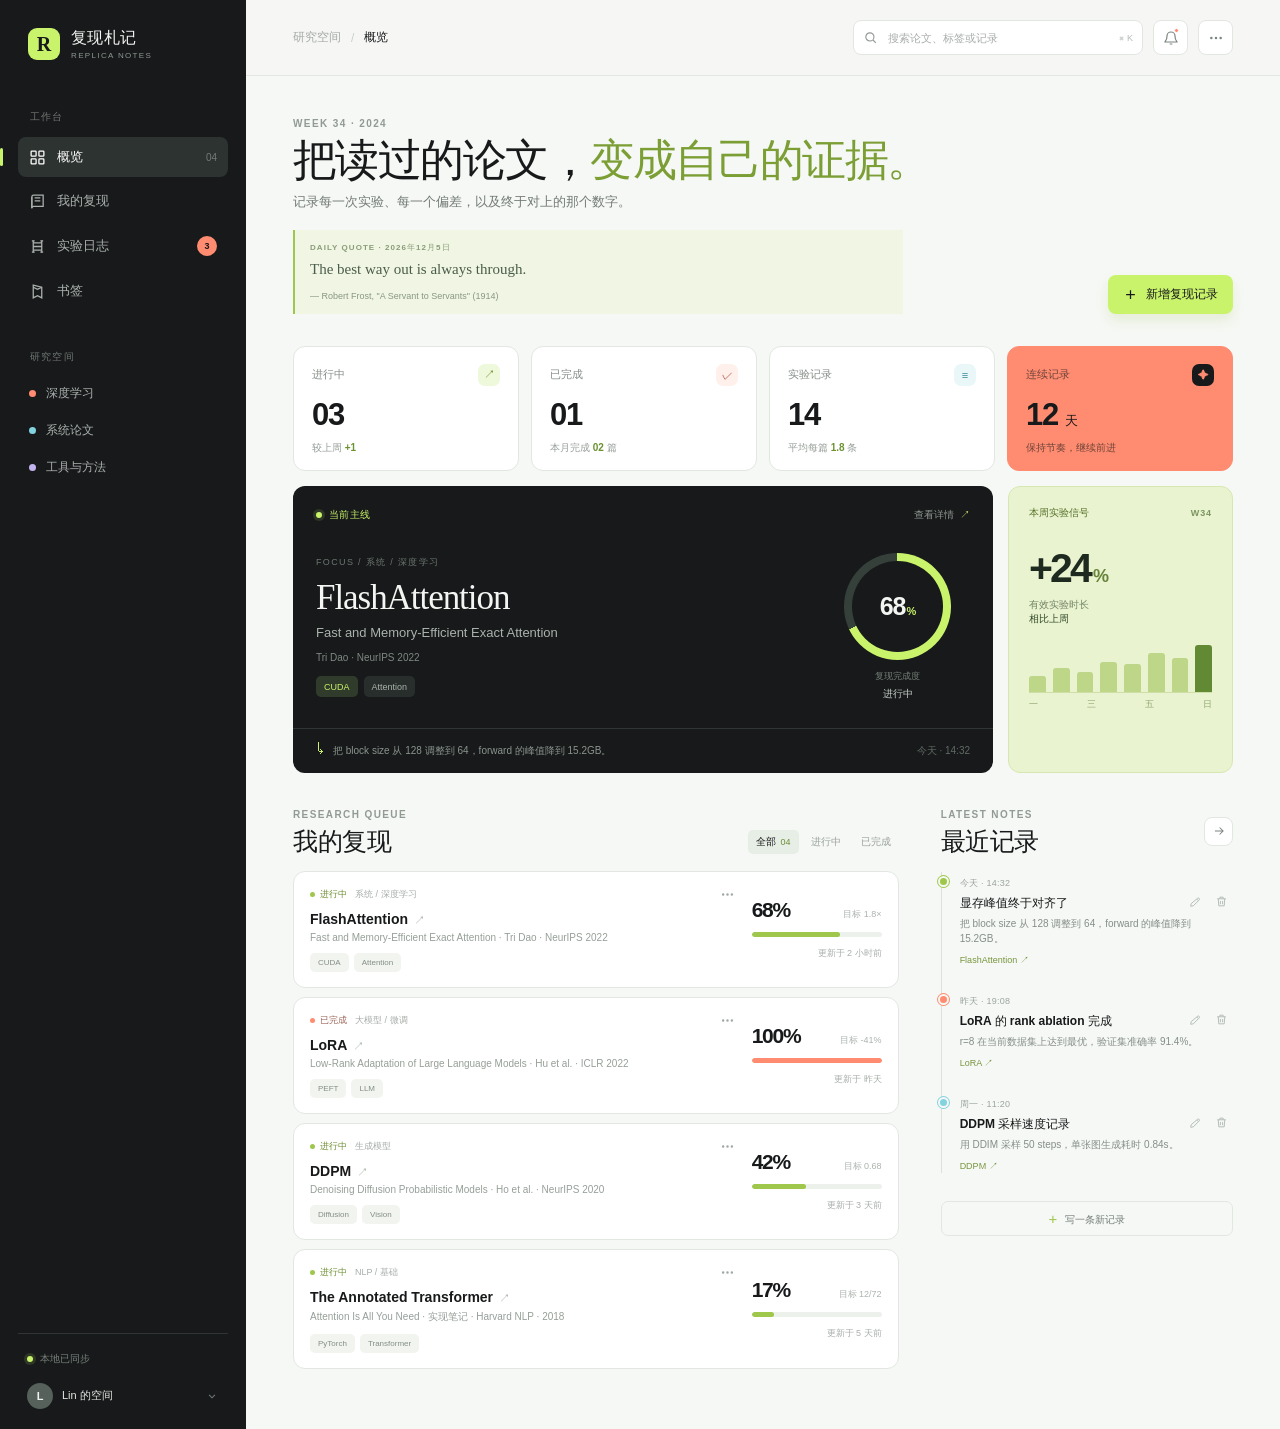
<file: index.html>
<!doctype html>
<html lang="zh-CN">
  <head>
    <meta charset="UTF-8" />
    <meta name="viewport" content="width=device-width, initial-scale=1.0" />
    <meta name="theme-color" content="#17191a" />
    <meta name="description" content="复现札记：记录论文复现进度、实验结果和研究笔记的个人工作台。" />
    <meta name="robots" content="index,follow" />
    <meta property="og:type" content="website" />
    <meta property="og:title" content="复现札记 · 研究进度工作台" />
    <meta property="og:description" content="把读过的论文，变成自己的证据。记录每一次实验与偏差。" />
    <meta name="twitter:card" content="summary" />
    <link rel="manifest" href="manifest.webmanifest" />
    <title>复现札记 · 研究进度工作台</title>
    <link rel="stylesheet" href="styles.css" />
  </head>
  <body>
    <div class="app-shell">
      <aside class="sidebar">
        <div class="brand-lockup">
          <div class="brand-mark" aria-hidden="true">R</div>
          <div>
            <p class="brand-name">复现札记</p>
            <p class="brand-subtitle">REPLICA NOTES</p>
          </div>
        </div>

        <div class="sidebar-label">工作台</div>
        <nav class="primary-nav" aria-label="主导航">
          <a class="nav-item active" href="#overviewSection" data-nav-target="overviewSection">
            <span class="nav-icon" aria-hidden="true">
              <svg viewBox="0 0 24 24" fill="none" stroke="currentColor" stroke-width="1.8"><rect x="3" y="3" width="7" height="7" rx="1"/><rect x="14" y="3" width="7" height="7" rx="1"/><rect x="3" y="14" width="7" height="7" rx="1"/><rect x="14" y="14" width="7" height="7" rx="1"/></svg>
            </span>
            <span>概览</span>
            <span class="nav-count">04</span>
          </a>
          <a class="nav-item" href="#projectsSection" data-nav-target="projectsSection">
            <span class="nav-icon" aria-hidden="true">
              <svg viewBox="0 0 24 24" fill="none" stroke="currentColor" stroke-width="1.8"><path d="M4 5.5A2.5 2.5 0 0 1 6.5 3H20v16H6.5A2.5 2.5 0 0 0 4 21.5v-16Z"/><path d="M4 5.5v16M8 7h8M8 11h8"/></svg>
            </span>
            <span>我的复现</span>
          </a>
          <a class="nav-item" href="#activitySection" data-nav-target="activitySection">
            <span class="nav-icon" aria-hidden="true">
              <svg viewBox="0 0 24 24" fill="none" stroke="currentColor" stroke-width="1.8"><path d="M6 4v16M18 4v16M6 7h12M6 12h12M6 17h12"/><path d="M4 4h4M16 4h4M4 20h4M16 20h4"/></svg>
            </span>
            <span>实验日志</span>
            <span class="nav-count new">3</span>
          </a>
          <a class="nav-item" href="#bookmarks" data-action="bookmarks">
            <span class="nav-icon" aria-hidden="true">
              <svg viewBox="0 0 24 24" fill="none" stroke="currentColor" stroke-width="1.8"><path d="m6 3 12 3v15l-6-3-6 3V3Z"/><path d="m6 6 6 3 6-3"/></svg>
            </span>
            <span>书签</span>
          </a>
        </nav>

        <div class="sidebar-label space-label">研究空间</div>
        <div class="space-list">
          <button class="space-item" type="button" data-space="deep"><span class="space-dot coral"></span>深度学习</button>
          <button class="space-item" type="button" data-space="systems"><span class="space-dot sky"></span>系统论文</button>
          <button class="space-item" type="button" data-space="tools"><span class="space-dot violet"></span>工具与方法</button>
        </div>

        <div class="sidebar-footer">
          <div class="sync-status"><span class="sync-dot"></span><span>本地已同步</span></div>
          <button class="profile-chip" id="profileButton" type="button" title="打开个人设置">
            <span class="avatar">L</span>
            <span class="profile-name">Lin 的空间</span>
            <svg class="chevron" viewBox="0 0 24 24" fill="none" stroke="currentColor" stroke-width="1.8"><path d="m7 10 5 5 5-5"/></svg>
          </button>
        </div>
      </aside>

      <main class="main-content">
        <header class="topbar">
          <div class="breadcrumbs"><span>研究空间</span><span class="slash">/</span><strong>概览</strong></div>
          <div class="topbar-actions">
            <label class="search-box" for="searchInput">
              <svg viewBox="0 0 24 24" fill="none" stroke="currentColor" stroke-width="1.8"><circle cx="11" cy="11" r="6.5"/><path d="m16 16 4.5 4.5"/></svg>
              <input id="searchInput" type="search" placeholder="搜索论文、标签或记录" autocomplete="off" />
              <span class="shortcut">⌘ K</span>
            </label>
            <button class="icon-button notification-button" id="notificationButton" type="button" title="查看通知" aria-label="查看通知">
              <svg viewBox="0 0 24 24" fill="none" stroke="currentColor" stroke-width="1.8"><path d="M18 9a6 6 0 0 0-12 0c0 7-3 7-3 9h18c0-2-3-2-3-9ZM10 21h4"/></svg>
              <span class="notification-dot"></span>
            </button>
            <button class="icon-button" id="moreButton" type="button" title="更多选项" aria-label="更多选项">
              <svg viewBox="0 0 24 24" fill="none" stroke="currentColor" stroke-width="1.8"><circle cx="5" cy="12" r="1"/><circle cx="12" cy="12" r="1"/><circle cx="19" cy="12" r="1"/></svg>
            </button>
          </div>
        </header>

        <div class="content-wrap">
          <section class="page-intro" id="overviewSection">
            <div>
              <p class="eyebrow">WEEK 34 · 2024</p>
              <h1>把读过的论文，<em>变成自己的证据。</em></h1>
              <p class="intro-copy">记录每一次实验、每一个偏差，以及终于对上的那个数字。</p>
              <div class="daily-quote" id="dailyQuote">
                <p class="daily-quote-label">DAILY QUOTE · <span id="dailyQuoteDate">TODAY</span></p>
                <blockquote id="dailyQuoteText">千里之行，始于足下。</blockquote>
                <cite id="dailyQuoteSource">— 老子，《道德经》第六十四章</cite>
              </div>
            </div>
            <button class="primary-button" id="openModalButton" type="button">
              <svg viewBox="0 0 24 24" fill="none" stroke="currentColor" stroke-width="2"><path d="M12 5v14M5 12h14"/></svg>
              <span>新增复现记录</span>
            </button>
          </section>

          <section class="stats-grid" aria-label="复现概览">
            <article class="stat-card">
              <div class="stat-top"><span class="stat-label">进行中</span><span class="stat-mark lime">↗</span></div>
              <strong class="stat-value" id="activeCount">03</strong>
              <span class="stat-foot">较上周 <b>+1</b></span>
            </article>
            <article class="stat-card">
              <div class="stat-top"><span class="stat-label">已完成</span><span class="stat-mark coral">✓</span></div>
              <strong class="stat-value" id="completedCount">08</strong>
              <span class="stat-foot">本月完成 <b>02</b> 篇</span>
            </article>
            <article class="stat-card">
              <div class="stat-top"><span class="stat-label">实验记录</span><span class="stat-mark sky">≡</span></div>
              <strong class="stat-value" id="noteCount">14</strong>
              <span class="stat-foot">平均每篇 <b>1.8</b> 条</span>
            </article>
            <article class="stat-card accent-card">
              <div class="stat-top"><span class="stat-label">连续记录</span><span class="stat-mark dark">✦</span></div>
              <strong class="stat-value">12 <small>天</small></strong>
              <span class="stat-foot">保持节奏，继续前进</span>
            </article>
          </section>

          <section class="focus-grid">
            <article class="focus-card">
              <div class="focus-head">
                <div class="status-pill"><span class="status-dot"></span>当前主线</div>
                <button class="text-button" id="focusDetailsButton" type="button">查看详情 <span>↗</span></button>
              </div>
              <div class="focus-body">
                <div class="focus-copy">
                  <p class="focus-kicker" id="focusKicker">FOCUS / SYSTEMS · DEEP LEARNING</p>
                  <h2 id="focusTitle">FlashAttention</h2>
                  <p class="focus-title" id="focusSubtitle">Fast and Memory-Efficient Exact Attention with IO-Awareness</p>
                  <p class="focus-author" id="focusAuthor">Tri Dao · Daniel Y. Fu · Stefano Ermon</p>
                  <div class="tag-row" id="focusTags"><span class="tag dark-tag">CUDA</span><span class="tag">Attention</span><span class="tag">NeurIPS 2022</span></div>
                </div>
                <div class="focus-progress">
                  <div class="ring" id="focusRing" aria-label="完成度 68%"><span id="focusProgressText">68<small>%</small></span></div>
                  <div class="progress-caption"><span>复现完成度</span><strong id="focusEta">进行中</strong></div>
                </div>
              </div>
              <div class="focus-note"><span class="note-icon">↳</span><p id="focusNoteText">正在对齐 backward kernel，显存峰值比论文报告高出 12%。</p><time id="focusNoteTime">2 小时前</time></div>
            </article>
            <aside class="signal-card">
              <div class="signal-head"><span>本周实验信号</span><span class="signal-period">W34</span></div>
              <div class="signal-number">+24<span>%</span></div>
              <p>有效实验时长<br /><strong>相比上周</strong></p>
              <div class="mini-chart" aria-hidden="true">
                <span style="height: 32%"></span><span style="height: 48%"></span><span style="height: 41%"></span><span style="height: 62%"></span><span style="height: 57%"></span><span style="height: 80%"></span><span style="height: 69%"></span><span class="today" style="height: 96%"></span>
              </div>
              <div class="chart-labels"><span>一</span><span>三</span><span>五</span><span>日</span></div>
            </aside>
          </section>

          <section class="content-grid" id="projectsSection">
            <div class="projects-panel">
              <div class="section-heading">
                <div><p class="eyebrow">RESEARCH QUEUE</p><h2>我的复现</h2></div>
                <div class="filter-tabs" role="tablist" aria-label="筛选复现状态">
                  <button class="filter-tab active" data-filter="all" type="button">全部 <span id="allCount">04</span></button>
                  <button class="filter-tab" data-filter="进行中" type="button">进行中</button>
                  <button class="filter-tab" data-filter="已完成" type="button">已完成</button>
                </div>
              </div>
              <div class="project-list" id="projectsList"></div>
              <div class="empty-state" id="emptyState" hidden>没有匹配的复现记录，试试换个关键词。</div>
            </div>

            <aside class="activity-panel" id="activitySection">
              <div class="section-heading compact"><div><p class="eyebrow">LATEST NOTES</p><h2>最近记录</h2></div><button class="icon-button small" id="viewActivityButton" type="button" title="查看全部记录" aria-label="查看全部记录"><svg viewBox="0 0 24 24" fill="none" stroke="currentColor" stroke-width="1.8"><path d="M5 12h13M13 6l6 6-6 6"/></svg></button></div>
              <div class="activity-list" id="activityList"></div>
              <button class="outline-button" id="openModalButtonSecondary" type="button"><span>+</span> 写一条新记录</button>
            </aside>
          </section>
        </div>
      </main>
    </div>

    <dialog class="update-dialog" id="updateModal">
      <form method="dialog" id="updateForm">
        <div class="dialog-head"><div><p class="eyebrow">NEW RESEARCH NOTE</p><h2>记录一次复现进展</h2></div><button class="icon-button" id="closeModalButton" type="button" title="关闭" aria-label="关闭"><svg viewBox="0 0 24 24" fill="none" stroke="currentColor" stroke-width="1.8"><path d="m6 6 12 12M18 6 6 18"/></svg></button></div>
        <div class="form-grid">
          <label class="field full"><span>论文 / 项目</span><input name="project" type="text" placeholder="例如：FlashAttention" required /></label>
          <label class="field"><span>当前状态</span><select name="status"><option>进行中</option><option>已完成</option></select></label>
          <label class="field"><span>完成度 <output id="progressOutput">50%</output></span><input name="progress" id="progressInput" type="range" min="0" max="100" value="50" /></label>
          <label class="field full"><span>这次有什么发现？</span><textarea name="note" rows="4" placeholder="记录关键数字、偏差或下一步计划…" required></textarea></label>
        </div>
        <div class="dialog-actions"><button class="ghost-button" id="cancelModalButton" type="button">取消</button><button class="primary-button" type="submit"><svg viewBox="0 0 24 24" fill="none" stroke="currentColor" stroke-width="2"><path d="m5 12 4 4L19 6"/></svg>保存记录</button></div>
      </form>
    </dialog>

    <dialog class="info-dialog" id="infoModal">
      <div class="dialog-head"><div><p class="eyebrow" id="infoEyebrow">REPLICA NOTES</p><h2 id="infoTitle">研究信息</h2></div><button class="icon-button" id="closeInfoButton" type="button" title="关闭" aria-label="关闭"><svg viewBox="0 0 24 24" fill="none" stroke="currentColor" stroke-width="1.8"><path d="m6 6 12 12M18 6 6 18"/></svg></button></div>
      <div class="info-body" id="infoBody"></div>
      <div class="dialog-actions"><button class="ghost-button" id="dismissInfoButton" type="button">知道了</button><a class="primary-button info-link" id="infoLink" href="#" target="_blank" rel="noopener" hidden>打开论文 <span>↗</span></a></div>
    </dialog>

    <dialog class="info-dialog" id="detailsModal">
      <div class="dialog-head"><div><p class="eyebrow">PROJECT DETAIL</p><h2 id="detailsTitle">FlashAttention</h2></div><button class="icon-button" id="closeDetailsButton" type="button" title="关闭" aria-label="关闭"><svg viewBox="0 0 24 24" fill="none" stroke="currentColor" stroke-width="1.8"><path d="m6 6 12 12M18 6 6 18"/></svg></button></div>
      <div class="detail-summary" id="detailsBody"></div>
      <div class="dialog-actions"><button class="ghost-button" id="dismissDetailsButton" type="button">关闭</button><a class="primary-button info-link" id="detailsLink" href="#" target="_blank" rel="noopener">阅读原文 <span>↗</span></a></div>
    </dialog>

    <dialog class="info-dialog rename-dialog" id="renameModal">
      <form method="dialog" id="renameForm">
        <div class="dialog-head"><div><p class="eyebrow">PROJECT SETTINGS</p><h2>重命名项目</h2></div><button class="icon-button" id="closeRenameButton" type="button" title="关闭" aria-label="关闭"><svg viewBox="0 0 24 24" fill="none" stroke="currentColor" stroke-width="1.8"><path d="m6 6 12 12M18 6 6 18"/></svg></button></div>
        <label class="field full"><span>项目名称</span><input id="renameInput" type="text" maxlength="80" autocomplete="off" required /></label>
        <p class="rename-hint">名称会同步到项目日志和最近记录，已有实验内容不会改变。</p>
        <div class="dialog-actions"><button class="ghost-button" id="cancelRenameButton" type="button">取消</button><button class="primary-button" type="submit">保存名称</button></div>
      </form>
    </dialog>

    <dialog class="info-dialog activity-edit-dialog" id="activityEditModal">
      <form method="dialog" id="activityEditForm">
        <div class="dialog-head"><div><p class="eyebrow">EDIT FIELD NOTE</p><h2>编辑最近记录</h2></div><button class="icon-button" id="closeActivityEditButton" type="button" title="关闭" aria-label="关闭"><svg viewBox="0 0 24 24" fill="none" stroke="currentColor" stroke-width="1.8"><path d="m6 6 12 12M18 6 6 18"/></svg></button></div>
        <label class="field full"><span>记录标题</span><input id="activityTitleInput" type="text" maxlength="100" required /></label>
        <label class="field full activity-body-field"><span>记录内容</span><textarea id="activityBodyInput" rows="6" maxlength="1000" required></textarea></label>
        <p class="rename-hint">修改后会立即同步到首页的最近记录和当前主线摘要。</p>
        <div class="dialog-actions"><button class="ghost-button" id="cancelActivityEditButton" type="button">取消</button><button class="primary-button" type="submit">保存修改</button></div>
      </form>
    </dialog>

    <div class="toast" id="toast" role="status" aria-live="polite">记录已保存</div>
    <script src="app.js"></script>
  </body>
</html>
</file>
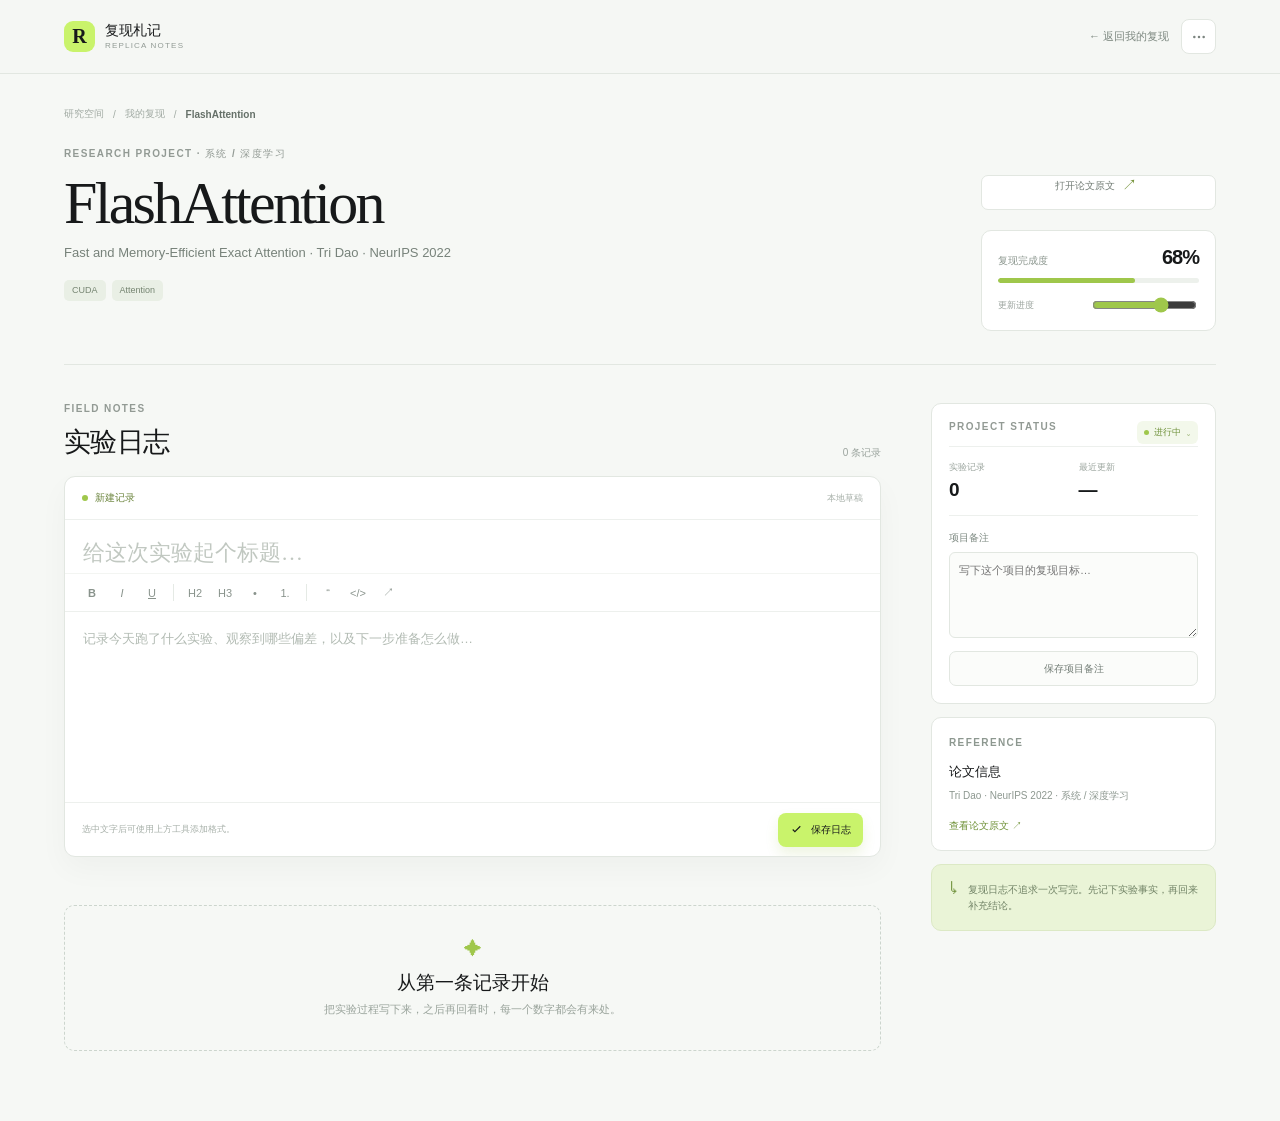
<file: project.html>
<!doctype html>
<html lang="zh-CN">
  <head>
    <meta charset="UTF-8" />
    <meta name="viewport" content="width=device-width, initial-scale=1.0" />
    <meta name="theme-color" content="#17191a" />
    <meta name="description" content="论文复现项目日志：记录实验过程、结果、偏差和下一步计划。" />
    <title>项目日志 · 复现札记</title>
    <link rel="stylesheet" href="styles.css" />
    <link rel="stylesheet" href="project.css" />
  </head>
  <body class="project-page">
    <div class="project-shell">
      <header class="project-topbar">
        <a class="project-brand" href="index.html" aria-label="返回复现札记概览"><span class="brand-mark">R</span><span><strong>复现札记</strong><small>REPLICA NOTES</small></span></a>
        <div class="project-top-actions"><a class="back-link" href="index.html#projectsSection">← 返回我的复现</a><button class="icon-button" id="projectMenuButton" type="button" title="更多操作" aria-label="更多操作"><svg viewBox="0 0 24 24" fill="none" stroke="currentColor" stroke-width="1.8"><circle cx="5" cy="12" r="1"/><circle cx="12" cy="12" r="1"/><circle cx="19" cy="12" r="1"/></svg></button></div>
      </header>

      <main class="project-main-wrap">
        <div class="project-breadcrumb"><a href="index.html">研究空间</a><span>/</span><a href="index.html#projectsSection">我的复现</a><span>/</span><strong id="breadcrumbTitle">项目日志</strong></div>
        <section class="project-hero">
          <div class="project-hero-copy"><p class="eyebrow">RESEARCH PROJECT · <span id="heroArea">SYSTEMS</span></p><h1 id="projectTitle">项目日志</h1><p class="hero-subtitle" id="projectSubtitle">正在加载项目资料…</p><div class="hero-tags" id="projectTags"></div></div>
          <div class="project-hero-side"><a class="outline-button paper-link" id="paperLink" href="#" target="_blank" rel="noopener">打开论文原文 <span>↗</span></a><div class="hero-progress"><div class="hero-progress-top"><span>复现完成度</span><strong id="progressValue">0%</strong></div><div class="progress-track"><div class="progress-fill" id="progressFill"></div></div><label class="hero-progress-edit">更新进度 <input id="progressSlider" type="range" min="0" max="100" value="0" /></label></div></div>
        </section>

        <div class="project-layout">
          <section class="log-column">
            <div class="log-heading"><div><p class="eyebrow">FIELD NOTES</p><h2>实验日志</h2></div><span class="log-count" id="logCount">0 条记录</span></div>
            <article class="composer-card">
              <div class="composer-top"><span class="compose-status"><span class="status-dot"></span>新建记录</span><span class="autosave-status" id="autosaveStatus">本地草稿</span></div>
              <input class="log-title-input" id="logTitle" type="text" placeholder="给这次实验起个标题…" autocomplete="off" />
              <div class="format-toolbar" role="toolbar" aria-label="文本格式">
                <button type="button" data-command="bold" title="粗体"><strong>B</strong></button><button type="button" data-command="italic" title="斜体"><em>I</em></button><button type="button" data-command="underline" title="下划线"><u>U</u></button><span class="toolbar-divider"></span><button type="button" data-block="h2" title="小标题">H2</button><button type="button" data-block="h3" title="三级标题">H3</button><button type="button" data-command="insertUnorderedList" title="项目符号">•</button><button type="button" data-command="insertOrderedList" title="编号列表">1.</button><span class="toolbar-divider"></span><button type="button" data-command="formatBlock" data-value="blockquote" title="引用">“</button><button type="button" data-command="formatBlock" data-value="pre" title="代码块">&lt;/&gt;</button><button type="button" id="addLinkButton" title="插入链接">↗</button>
              </div>
              <div class="editor-wrap"><div id="logEditor" class="log-editor" contenteditable="true" data-placeholder="记录今天跑了什么实验、观察到哪些偏差，以及下一步准备怎么做…"></div></div>
              <div class="composer-bottom"><span class="editor-hint">选中文字后可使用上方工具添加格式。</span><button class="primary-button save-log-button" id="saveLogButton" type="button"><svg viewBox="0 0 24 24" fill="none" stroke="currentColor" stroke-width="2"><path d="m5 12 4 4L19 6"/></svg>保存日志</button></div>
            </article>
            <div class="timeline" id="timeline"></div>
            <div class="timeline-empty" id="timelineEmpty"><span>✦</span><h3>从第一条记录开始</h3><p>把实验过程写下来，之后再回看时，每一个数字都会有来处。</p></div>
          </section>

          <aside class="project-sidebar">
            <section class="side-panel"><div class="side-panel-head"><p class="eyebrow">PROJECT STATUS</p><button class="status-select-button" id="statusButton" type="button"><span class="status-dot"></span><span id="projectStatus">进行中</span><span>⌄</span></button></div><div class="side-metrics"><div><span>实验记录</span><strong id="sideLogCount">0</strong></div><div><span>最近更新</span><strong id="lastUpdated">—</strong></div></div><label class="side-field"><span>项目备注</span><textarea id="projectNote" rows="4" placeholder="写下这个项目的复现目标…"></textarea></label><button class="outline-button full-button" id="saveProjectNote" type="button">保存项目备注</button></section>
            <section class="side-panel references-panel"><p class="eyebrow">REFERENCE</p><h3>论文信息</h3><p id="paperMeta">—</p><a class="reference-link" id="referenceLink" href="#" target="_blank" rel="noopener">查看论文原文 ↗</a></section>
            <section class="side-panel tip-panel"><span class="tip-icon">↳</span><p>复现日志不追求一次写完。先记下实验事实，再回来补充结论。</p></section>
          </aside>
        </div>
      </main>
    </div>
    <dialog class="info-dialog rename-dialog" id="projectRenameModal">
      <form method="dialog" id="projectRenameForm">
        <div class="dialog-head"><div><p class="eyebrow">PROJECT SETTINGS</p><h2>重命名项目</h2></div><button class="icon-button" id="closeProjectRename" type="button" title="关闭" aria-label="关闭"><svg viewBox="0 0 24 24" fill="none" stroke="currentColor" stroke-width="1.8"><path d="m6 6 12 12M18 6 6 18"/></svg></button></div>
        <label class="field full"><span>项目名称</span><input id="projectRenameInput" type="text" maxlength="80" autocomplete="off" required /></label>
        <p class="rename-hint">名称会同步回概览页，已有实验日志不会改变。</p>
        <div class="dialog-actions"><button class="ghost-button" id="cancelProjectRename" type="button">取消</button><button class="primary-button" type="submit">保存名称</button></div>
      </form>
    </dialog>
    <div class="toast" id="projectToast" role="status" aria-live="polite">已保存</div>
    <script src="project.js"></script>
  </body>
</html>
</file>
<file: styles.css>
:root {
  --ink: #17191a;
  --muted: #7d8380;
  --muted-2: #a5aaa7;
  --line: #e2e7e1;
  --paper: #f6f8f5;
  --card: #ffffff;
  --lime: #c9f36b;
  --lime-deep: #9fc74b;
  --coral: #ff8c70;
  --sky: #83d2df;
  --violet: #c2b3ef;
  --shadow: 0 18px 40px rgba(24, 32, 28, .07);
  --radius: 12px;
  font-family: Inter, ui-sans-serif, -apple-system, BlinkMacSystemFont, "Segoe UI", "PingFang SC", "Hiragino Sans GB", "Microsoft YaHei", sans-serif;
  color: var(--ink);
  background: var(--paper);
  font-synthesis: none;
}

* { box-sizing: border-box; }
html, body { margin: 0; min-height: 100%; background: var(--paper); }
body { min-width: 320px; }
button, input, select, textarea { font: inherit; }
button { cursor: pointer; }

.app-shell { min-height: 100vh; display: flex; }
.sidebar { width: 246px; background: var(--ink); color: #f5f6f4; padding: 28px 18px 20px; display: flex; flex-direction: column; flex-shrink: 0; }
.brand-lockup { display: flex; gap: 11px; align-items: center; padding: 0 10px; }
.brand-mark { width: 32px; height: 32px; border-radius: 9px; background: var(--lime); color: var(--ink); display: grid; place-items: center; font-family: Georgia, serif; font-size: 20px; font-weight: 700; }
.brand-name { margin: 0; font-size: 16px; letter-spacing: .02em; font-weight: 720; }
.brand-subtitle { margin: 2px 0 0; color: #8f9893; font-size: 8px; letter-spacing: .17em; }
.sidebar-label { margin: 50px 12px 13px; color: #6f7772; font-size: 10px; font-weight: 700; letter-spacing: .12em; text-transform: uppercase; }
.space-label { margin-top: 39px; }
.primary-nav, .space-list { display: grid; gap: 4px; }
.nav-item { text-decoration: none; }
.nav-item { position: relative; border: 0; background: transparent; color: #aab1ad; width: 100%; display: flex; align-items: center; gap: 11px; text-align: left; padding: 11px 11px; border-radius: 8px; font-size: 13px; transition: .2s ease; }
.nav-item:hover { background: #252a29; color: #edf0ed; }
.nav-item.active { background: #2d3330; color: #fff; }
.nav-item.active::before { content: ""; width: 3px; height: 18px; border-radius: 3px; background: var(--lime); position: absolute; left: -18px; }
.nav-icon { display: grid; place-items: center; width: 17px; height: 17px; }
.nav-icon svg { width: 17px; height: 17px; }
.nav-count { margin-left: auto; font-size: 10px; color: #727b76; }
.nav-count.new { width: 20px; height: 20px; border-radius: 50%; display: grid; place-items: center; color: var(--ink); background: var(--coral); font-size: 9px; font-weight: 700; }
.space-item { border: 0; color: #aab1ad; background: transparent; text-align: left; padding: 8px 11px; font-size: 12px; display: flex; align-items: center; gap: 10px; border-radius: 8px; }
.space-item:hover { background: #252a29; }
.space-item.selected { background: #303b2b; color: var(--lime); }
.space-dot { width: 7px; height: 7px; border-radius: 50%; background: var(--coral); }
.space-dot.sky { background: var(--sky); }
.space-dot.violet { background: var(--violet); }
.sidebar-footer { margin-top: auto; padding: 18px 9px 0; border-top: 1px solid #2f3532; }
.sync-status { display: flex; align-items: center; gap: 7px; color: #78817b; font-size: 10px; margin-bottom: 17px; }
.sync-dot { width: 6px; height: 6px; background: var(--lime); border-radius: 50%; box-shadow: 0 0 0 3px rgba(201,243,107,.13); }
.profile-chip { width: 100%; border: 0; padding: 0; color: #e4e8e4; background: transparent; display: flex; align-items: center; gap: 9px; text-align: left; }
.avatar { width: 26px; height: 26px; border-radius: 50%; display: grid; place-items: center; background: #56615b; color: #eef4ed; font-size: 11px; font-weight: 700; }
.profile-name { font-size: 11px; }
.chevron { width: 14px; height: 14px; margin-left: auto; color: #737c76; }

.main-content { min-width: 0; flex: 1; }
.topbar { height: 76px; padding: 0 47px; border-bottom: 1px solid var(--line); display: flex; align-items: center; justify-content: space-between; gap: 24px; background: rgba(246,248,245,.88); }
.breadcrumbs { display: flex; align-items: center; gap: 10px; color: var(--muted-2); font-size: 12px; }
.breadcrumbs strong { color: var(--ink); font-weight: 650; }
.slash { color: #c9cfca; }
.topbar-actions { display: flex; align-items: center; gap: 10px; }
.search-box { width: min(290px, 30vw); height: 35px; background: #fff; border: 1px solid var(--line); border-radius: 8px; display: flex; align-items: center; gap: 8px; padding: 0 9px; color: #929994; }
.search-box svg { width: 15px; height: 15px; flex: 0 0 auto; }
.search-box input { min-width: 0; flex: 1; border: 0; outline: 0; color: var(--ink); font-size: 11px; background: transparent; }
.search-box input::placeholder { color: #a8aeaa; }
.shortcut { color: #b5bbb6; font-size: 9px; white-space: nowrap; }
.icon-button { width: 35px; height: 35px; position: relative; border: 1px solid var(--line); border-radius: 8px; display: grid; place-items: center; background: #fff; color: #7c8580; transition: .2s ease; }
.icon-button:hover { color: var(--ink); border-color: #b9c0ba; }
.icon-button svg { width: 16px; height: 16px; }
.icon-button.small { width: 29px; height: 29px; }
.icon-button.small svg { width: 14px; height: 14px; }
.notification-dot { position: absolute; width: 5px; height: 5px; right: 8px; top: 7px; border-radius: 50%; background: var(--coral); border: 1px solid white; }

.content-wrap { max-width: 1400px; padding: 42px 47px 60px; margin: 0 auto; }
.page-intro { display: flex; align-items: flex-end; justify-content: space-between; gap: 28px; margin-bottom: 32px; }
.eyebrow { margin: 0 0 10px; color: #929a94; font-size: 10px; letter-spacing: .14em; font-weight: 750; }
h1, h2, p { margin-top: 0; }
h1 { max-width: 680px; margin-bottom: 11px; font-family: Georgia, "Times New Roman", serif; font-size: clamp(34px, 4vw, 54px); line-height: .98; letter-spacing: -.035em; font-weight: 500; }
h1 em { color: #7b9e35; font-style: normal; }
.page-intro h1 { max-width: none; font-size: clamp(37px, 3.45vw, 48px); white-space: nowrap; }
.intro-copy { margin-bottom: 0; color: #737b76; font-size: 13px; }
.daily-quote { max-width: 610px; margin-top: 19px; padding: 12px 15px 11px; border-left: 2px solid var(--lime-deep); background: rgba(233,243,207,.48); }
.daily-quote-label { margin: 0 0 6px; color: #8b9c79; font-size: 8px; font-weight: 750; letter-spacing: .13em; }
.daily-quote blockquote { margin: 0 0 5px; color: #4c5c4a; font-family: Georgia, serif; font-size: 15px; line-height: 1.35; }
.daily-quote cite { color: #899783; font-size: 9px; font-style: normal; }
.primary-button { border: 0; color: var(--ink); background: var(--lime); border-radius: 8px; height: 39px; display: inline-flex; align-items: center; gap: 8px; padding: 0 15px; font-size: 12px; font-weight: 750; white-space: nowrap; box-shadow: 0 7px 13px rgba(135, 177, 41, .14); transition: .2s ease; }
.primary-button:hover { background: #d7fa82; transform: translateY(-1px); }
.primary-button svg { width: 15px; height: 15px; }

.stats-grid { display: grid; grid-template-columns: repeat(4, minmax(0, 1fr)); gap: 12px; margin-bottom: 15px; }
.stat-card { background: var(--card); border: 1px solid var(--line); border-radius: var(--radius); padding: 17px 18px 15px; min-height: 120px; }
.accent-card { background: var(--coral); border-color: var(--coral); color: var(--ink); }
.stat-top { display: flex; align-items: center; justify-content: space-between; }
.stat-label { font-size: 11px; color: #858d87; }
.accent-card .stat-label, .accent-card .stat-foot { color: rgba(23,25,26,.62); }
.stat-mark { width: 22px; height: 22px; border-radius: 7px; display: grid; place-items: center; font-size: 11px; font-weight: 700; }
.stat-mark.lime { color: #668622; background: #eef8da; }
.stat-mark.coral { color: #a84630; background: #fff0eb; }
.stat-mark.sky { color: #3f8e9c; background: #e9f7f8; }
.stat-mark.dark { color: var(--coral); background: var(--ink); }
.stat-value { display: block; margin-top: 13px; font-size: 31px; line-height: 1; font-weight: 650; letter-spacing: -.04em; }
.stat-value small { font-size: 13px; font-weight: 600; letter-spacing: 0; }
.stat-foot { display: block; margin-top: 11px; color: #969e98; font-size: 10px; }
.stat-foot b { color: #6b9131; font-weight: 700; }
.accent-card .stat-foot b { color: var(--ink); }

.focus-grid { display: grid; grid-template-columns: minmax(0, 1fr) 225px; gap: 15px; margin-bottom: 36px; }
.focus-card { background: var(--ink); color: #f3f5f2; border-radius: var(--radius); padding: 19px 23px 0; min-height: 264px; overflow: hidden; }
.focus-head, .signal-head { display: flex; justify-content: space-between; align-items: center; }
.status-pill { color: var(--lime); font-size: 10px; display: flex; align-items: center; gap: 7px; letter-spacing: .03em; }
.status-dot { width: 6px; height: 6px; border-radius: 50%; background: var(--lime); box-shadow: 0 0 0 3px rgba(201,243,107,.13); }
.text-button { border: 0; background: transparent; color: #8d9790; font-size: 10px; padding: 3px 0; }
.text-button:hover { color: #fff; }
.text-button:disabled { cursor: not-allowed; opacity: .55; }
.text-button span { color: var(--lime); margin-left: 3px; }
.focus-body { display: flex; justify-content: space-between; gap: 20px; align-items: center; padding: 28px 0 27px; }
.focus-copy { min-width: 0; }
.focus-kicker { margin: 0 0 9px; color: #6c7770; font-size: 9px; letter-spacing: .15em; }
.focus-card h2 { margin: 0 0 5px; font-family: Georgia, serif; font-size: 35px; font-weight: 500; letter-spacing: -.03em; }
.focus-title { max-width: 600px; color: #abb3ad; margin-bottom: 10px; font-size: 13px; line-height: 1.5; }
.focus-author { margin-bottom: 13px; color: #7f8982; font-size: 10px; }
.tag-row { display: flex; flex-wrap: wrap; gap: 6px; }
.tag { display: inline-flex; align-items: center; height: 21px; padding: 0 8px; border-radius: 5px; background: #282e2b; color: #a8b2ab; font-size: 9px; }
.dark-tag { color: var(--lime); background: #303b2b; }
.focus-progress { flex-shrink: 0; width: 145px; display: grid; justify-items: center; }
.ring { width: 107px; height: 107px; border-radius: 50%; display: grid; place-items: center; background: conic-gradient(var(--lime) 0 68%, #36403a 68% 100%); position: relative; }
.ring::before { content: ""; position: absolute; inset: 8px; border-radius: 50%; background: var(--ink); }
.ring span { position: relative; z-index: 1; font-size: 25px; font-weight: 650; letter-spacing: -.04em; }
.ring small { font-size: 11px; color: var(--lime); margin-left: 1px; }
.progress-caption { margin-top: 10px; text-align: center; display: grid; gap: 4px; }
.progress-caption span { color: #768078; font-size: 9px; }
.progress-caption strong { color: #cad3cc; font-size: 10px; font-weight: 500; }
.focus-note { margin: 0 -23px; min-height: 45px; padding: 0 23px; display: flex; align-items: center; gap: 9px; border-top: 1px solid #303633; color: #8b958e; font-size: 10px; }
.focus-note p { margin: 0; flex: 1; }
.focus-note time { color: #616b64; white-space: nowrap; }
.note-icon { color: var(--lime); font-size: 16px; line-height: 1; }
.signal-card { border-radius: var(--radius); padding: 19px 20px 15px; background: #e9f3cf; border: 1px solid #d7e7b1; color: #1e2a1f; min-height: 264px; }
.signal-head { color: #58722a; font-size: 10px; font-weight: 700; }
.signal-period { color: #7b9560; font-size: 9px; letter-spacing: .1em; }
.signal-number { margin-top: 28px; font-size: 41px; letter-spacing: -.07em; line-height: 1; font-weight: 650; }
.signal-number span { margin-left: 3px; font-size: 18px; color: #67843b; }
.signal-card p { margin: 9px 0 17px; color: #738568; font-size: 10px; line-height: 1.45; }
.signal-card p strong { color: #344a2c; font-weight: 650; }
.mini-chart { height: 49px; border-bottom: 1px solid #cfdda9; display: flex; align-items: flex-end; gap: 7px; }
.mini-chart span { width: 100%; background: #accb6b; border-radius: 3px 3px 0 0; opacity: .72; }
.mini-chart span.today { background: #628934; opacity: 1; }
.chart-labels { display: flex; justify-content: space-between; color: #91a573; font-size: 9px; margin-top: 5px; }

.content-grid { display: grid; grid-template-columns: minmax(0, 1.45fr) minmax(280px, .7fr); gap: 42px; }
.section-heading { display: flex; align-items: flex-end; justify-content: space-between; gap: 20px; margin-bottom: 17px; }
.section-heading h2 { margin: 0; font-family: Georgia, serif; font-size: 25px; line-height: 1; font-weight: 500; letter-spacing: -.02em; }
.section-heading .eyebrow { margin-bottom: 9px; }
.filter-tabs { display: flex; align-items: center; gap: 4px; }
.filter-tab { border: 0; background: transparent; padding: 5px 8px; color: #9aa19d; font-size: 10px; border-radius: 5px; }
.filter-tab span { font-size: 9px; margin-left: 2px; color: #b7beb9; }
.filter-tab:hover, .filter-tab.active { color: var(--ink); background: #e7eee5; }
.filter-tab.active span { color: #6d8f39; }
.project-list { display: grid; gap: 9px; }
.project-card { background: var(--card); border: 1px solid var(--line); border-radius: var(--radius); padding: 15px 16px; display: grid; grid-template-columns: minmax(0, 1fr) 130px; gap: 18px; transition: .2s ease; cursor: pointer; }
.project-card:hover { border-color: #c3cec3; box-shadow: 0 8px 22px rgba(30, 42, 33, .05); transform: translateY(-1px); }
.project-card:focus-visible { outline: 3px solid rgba(159,199,75,.32); outline-offset: 2px; }
.project-main { min-width: 0; }
.project-topline { display: flex; align-items: center; gap: 8px; margin-bottom: 8px; }
.project-menu-button { width: 24px; height: 24px; margin: -4px -4px -4px auto; border: 0; border-radius: 5px; display: grid; place-items: center; background: transparent; color: #a0aaa3; }
.project-menu-button:hover { background: #edf2eb; color: var(--ink); }
.project-menu-button svg { width: 15px; height: 15px; }
.project-status { font-size: 9px; display: inline-flex; align-items: center; gap: 5px; color: #6d8e32; font-weight: 700; }
.project-status.completed { color: #9b6456; }
.project-status .status-dot { width: 5px; height: 5px; background: var(--lime-deep); box-shadow: none; }
.project-status.completed .status-dot { background: var(--coral); }
.project-area { color: #a6ada8; font-size: 9px; }
.project-card h3 { overflow: hidden; text-overflow: ellipsis; white-space: nowrap; margin: 0 0 4px; font-size: 14px; font-weight: 650; letter-spacing: -.01em; }
.project-title-button { max-width: 100%; overflow: hidden; text-overflow: ellipsis; white-space: nowrap; border: 0; padding: 0; background: transparent; color: inherit; text-align: left; font-weight: inherit; cursor: pointer; }
.project-title-button:hover { color: #6d9136; }
.project-title-button span { color: #9ead9e; font-size: 11px; margin-left: 2px; }
.project-meta { color: #969f98; font-size: 10px; white-space: nowrap; overflow: hidden; text-overflow: ellipsis; margin-bottom: 10px; }
.project-tags { display: flex; gap: 5px; flex-wrap: wrap; }
.project-tags .tag { height: 19px; background: #f1f4ef; color: #858e88; font-size: 8px; }
.project-side { display: grid; align-content: center; gap: 10px; }
.project-percent { display: flex; justify-content: space-between; align-items: baseline; }
.project-percent strong { font-size: 21px; font-weight: 600; letter-spacing: -.06em; }
.project-percent span { color: #abb3ad; font-size: 9px; }
.progress-track { height: 5px; overflow: hidden; background: #edf1ec; border-radius: 4px; }
.progress-fill { height: 100%; border-radius: inherit; background: var(--lime-deep); }
.progress-fill.completed { background: var(--coral); }
.project-updated { color: #a7aea9; font-size: 9px; text-align: right; }
.empty-state { padding: 35px 20px; border: 1px dashed #ccd4cd; border-radius: 10px; color: #8f9892; text-align: center; font-size: 12px; }

.activity-panel { min-width: 0; }
.section-heading.compact { align-items: center; margin-bottom: 18px; }
.activity-list { border-left: 1px solid #dbe2dc; padding-left: 18px; display: grid; gap: 23px; }
.activity-item { position: relative; }
.activity-item-head { display: flex; align-items: flex-start; justify-content: space-between; gap: 10px; }
.activity-item-head h3 { min-width: 0; flex: 1; }
.activity-actions { display: flex; gap: 2px; opacity: .72; }
.activity-action-button { width: 24px; height: 24px; border: 0; border-radius: 5px; background: transparent; color: #9da7a0; display: grid; place-items: center; }
.activity-action-button:hover { background: #edf2eb; color: var(--ink); }
.activity-action-button.danger:hover { background: #fff1ed; color: #a84b37; }
.activity-action-button svg { width: 13px; height: 13px; }
.activity-item::before { content: ""; position: absolute; width: 7px; height: 7px; border-radius: 50%; left: -22px; top: 4px; border: 2px solid var(--paper); background: var(--lime-deep); box-shadow: 0 0 0 1px var(--lime-deep); }
.activity-item:nth-child(2)::before { background: var(--coral); box-shadow: 0 0 0 1px var(--coral); }
.activity-item:nth-child(3)::before { background: var(--sky); box-shadow: 0 0 0 1px var(--sky); }
.activity-date { color: #9ca49f; font-size: 9px; letter-spacing: .03em; }
.activity-item h3 { margin: 5px 0 5px; font-size: 12px; line-height: 1.35; font-weight: 650; }
.activity-item p { margin: 0; color: #858e88; font-size: 10px; line-height: 1.5; }
.activity-project { display: inline-block; margin-top: 8px; color: #78953d; font-size: 9px; }
.activity-project-button { border: 0; padding: 0; background: transparent; cursor: pointer; }
.activity-project-button:hover { color: #4d7020; }
.outline-button { width: 100%; height: 35px; border: 1px solid var(--line); border-radius: 7px; background: transparent; color: #737d76; font-size: 10px; margin-top: 28px; transition: .2s ease; }
.outline-button:hover { border-color: #aebbb0; color: var(--ink); background: #fff; }
.outline-button span { color: var(--lime-deep); font-size: 15px; margin-right: 5px; vertical-align: -1px; }

.update-dialog { width: min(500px, calc(100vw - 28px)); border: 0; border-radius: 14px; padding: 0; color: var(--ink); box-shadow: 0 25px 80px rgba(23,25,26,.25); }
.update-dialog::backdrop { background: rgba(20, 25, 22, .52); backdrop-filter: blur(3px); }
.update-dialog form { padding: 26px; }
.info-dialog { width: min(500px, calc(100vw - 28px)); border: 0; border-radius: 14px; padding: 26px; color: var(--ink); box-shadow: 0 25px 80px rgba(23,25,26,.25); }
.info-dialog::backdrop { background: rgba(20, 25, 22, .52); backdrop-filter: blur(3px); }
.info-body { color: #69746c; font-size: 12px; line-height: 1.6; }
.info-copy { margin: 0 0 18px; }
.info-list { list-style: none; padding: 0; margin: 0; display: grid; gap: 13px; }
.info-list li { display: grid; gap: 2px; padding-bottom: 12px; border-bottom: 1px solid var(--line); }
.info-list strong { color: var(--ink); font-size: 12px; }
.info-list span { color: #8a958d; font-size: 11px; }
.bookmark-list { display: grid; gap: 9px; }
.bookmark-list a { display: flex; justify-content: space-between; gap: 12px; padding: 11px 12px; border: 1px solid var(--line); border-radius: 7px; color: var(--ink); text-decoration: none; }
.bookmark-list a:hover { border-color: #a9bf88; background: #f5faee; }
.bookmark-list span { color: #78953d; font-size: 10px; }
.quick-actions { display: grid; gap: 8px; }
.quick-actions button { border: 1px solid var(--line); border-radius: 7px; background: #fbfcfa; color: var(--ink); padding: 11px 12px; text-align: left; font-size: 11px; }
.quick-actions button:hover { background: #f1f6ea; border-color: #b6cb9a; }
.profile-status { display: flex; gap: 8px; align-items: center; color: #6d9136; font-size: 11px; }
.info-link { text-decoration: none; }
.info-link span { margin-left: 4px; }
.detail-summary { color: #69746c; font-size: 12px; line-height: 1.55; }
.detail-lead { color: var(--ink); font-size: 14px; margin: 0 0 17px; }
.detail-list { display: grid; grid-template-columns: repeat(2, 1fr); gap: 10px; margin: 0; }
.detail-list div { border: 1px solid var(--line); border-radius: 7px; padding: 10px; }
.detail-list dt { color: #9aa49c; font-size: 9px; margin-bottom: 5px; }
.detail-list dd { margin: 0; color: var(--ink); font-weight: 650; font-size: 12px; }
.detail-note { margin: 17px 0 0; color: #8a958d; font-size: 10px; }
.project-context-menu { position: fixed; z-index: 20; width: 150px; padding: 5px; border: 1px solid var(--line); border-radius: 7px; background: #fff; box-shadow: 0 14px 35px rgba(20,30,23,.16); }
.project-context-menu button { display: block; width: 100%; border: 0; border-radius: 5px; padding: 8px 9px; background: transparent; color: #68736b; text-align: left; font-size: 10px; }
.project-context-menu button:hover { color: var(--ink); background: #eff4ea; }
.project-context-menu .danger-menu-item { color: #b4614e; border-top: 1px solid #f0e4e0; margin-top: 4px; padding-top: 9px; }
.project-context-menu .danger-menu-item:hover { color: #973d29; background: #fff3ef; }
.rename-dialog form { margin: 0; }
.rename-hint { margin: 10px 0 0; color: #939d96; font-size: 10px; line-height: 1.5; }
.activity-edit-dialog form { margin: 0; }
.activity-body-field { margin-top: 15px; }
.dialog-head { display: flex; justify-content: space-between; align-items: flex-start; margin-bottom: 25px; }
.dialog-head .eyebrow { margin-bottom: 8px; }
.dialog-head h2 { margin: 0; font-family: Georgia, serif; font-size: 28px; font-weight: 500; }
.form-grid { display: grid; grid-template-columns: 1fr 1fr; gap: 17px 13px; }
.field { display: grid; gap: 7px; color: #6f7972; font-size: 10px; font-weight: 650; }
.field span { display: flex; justify-content: space-between; }
.field output { color: var(--lime-deep); font-weight: 750; }
.field.full { grid-column: 1 / -1; }
.field input[type="text"], .field select, .field textarea { width: 100%; border: 1px solid var(--line); border-radius: 7px; padding: 10px 11px; background: #fbfcfa; color: var(--ink); outline: none; font-size: 12px; }
.field textarea { resize: vertical; min-height: 92px; line-height: 1.55; }
.field input:focus, .field select:focus, .field textarea:focus { border-color: #9cc35a; box-shadow: 0 0 0 3px rgba(201,243,107,.2); }
.field input[type="range"] { width: 100%; accent-color: var(--lime-deep); margin-top: 6px; }
.dialog-actions { display: flex; justify-content: flex-end; gap: 9px; margin-top: 26px; }
.ghost-button { height: 39px; border: 0; padding: 0 13px; border-radius: 7px; color: #87908a; background: transparent; font-size: 11px; }
.ghost-button:hover { color: var(--ink); background: #f0f3ee; }
.toast { position: fixed; left: 50%; bottom: 24px; padding: 11px 16px; border-radius: 7px; color: #f3f5f2; background: var(--ink); font-size: 11px; opacity: 0; pointer-events: none; transform: translate(-50%, 12px); transition: .25s ease; box-shadow: var(--shadow); }
.toast.show { opacity: 1; transform: translate(-50%, 0); }

@media (max-width: 1050px) {
  .sidebar { width: 210px; }
  .topbar, .content-wrap { padding-left: 30px; padding-right: 30px; }
  .content-grid { gap: 24px; }
  .focus-grid { grid-template-columns: minmax(0, 1fr) 190px; }
}
@media (max-width: 820px) {
  .sidebar { width: 68px; padding-left: 10px; padding-right: 10px; }
  .brand-lockup { justify-content: center; padding: 0; }
  .brand-lockup > div:last-child, .sidebar-label, .nav-item > span:not(.nav-icon), .nav-count, .space-list, .sidebar-footer { display: none; }
  .primary-nav { margin-top: 49px; }
  .nav-item { justify-content: center; padding: 12px 0; }
  .nav-item.active::before { left: -10px; }
  .topbar, .content-wrap { padding-left: 22px; padding-right: 22px; }
  .focus-grid { grid-template-columns: 1fr; }
  .signal-card { min-height: unset; }
  .signal-number { margin-top: 20px; }
  .mini-chart { height: 42px; }
  .content-grid { grid-template-columns: 1fr; }
  .activity-panel { margin-top: 4px; }
}
@media (max-width: 610px) {
  .topbar { height: 62px; }
  .breadcrumbs { display: none; }
  .topbar-actions { width: 100%; }
  .search-box { width: auto; flex: 1; }
  .topbar-actions > .icon-button:last-child { display: none; }
  .content-wrap { padding-top: 31px; padding-bottom: 40px; }
  .page-intro { display: block; margin-bottom: 26px; }
  .page-intro h1 { max-width: 440px; font-size: 39px; white-space: normal; }
  .intro-copy { font-size: 12px; line-height: 1.5; max-width: 300px; }
  .page-intro .primary-button { margin-top: 19px; }
  .stats-grid { grid-template-columns: repeat(2, minmax(0, 1fr)); }
  .stat-card { min-height: 110px; padding: 14px; }
  .stat-value { font-size: 27px; }
  .focus-card { padding: 17px 17px 0; }
  .focus-body { align-items: flex-start; flex-direction: column; padding: 24px 0 21px; }
  .focus-card h2 { font-size: 31px; }
  .focus-progress { width: 100%; display: flex; align-items: center; gap: 14px; justify-items: initial; }
  .progress-caption { margin-top: 0; text-align: left; }
  .focus-note { margin: 0 -17px; padding: 0 17px; align-items: flex-start; padding-top: 12px; padding-bottom: 12px; }
  .focus-note time { display: none; }
  .project-card { grid-template-columns: 1fr; gap: 13px; }
  .project-side { grid-template-columns: 1fr auto; align-items: center; gap: 9px 14px; }
  .project-side .progress-track { grid-column: 1 / -1; grid-row: 2; }
  .project-updated { text-align: right; }
  .section-heading { align-items: flex-start; flex-direction: column; gap: 13px; }
  .filter-tabs { width: 100%; }
  .filter-tab { flex: 1; text-align: center; }
  .update-dialog form { padding: 20px; }
  .form-grid { grid-template-columns: 1fr; }
  .field.full { grid-column: auto; }
}
</file>
<file: project.css>
.project-page { background: #f6f8f5; color: var(--ink); }
.project-shell { min-height: 100vh; }
.project-topbar { height: 74px; border-bottom: 1px solid var(--line); background: rgba(246,248,245,.92); display: flex; align-items: center; justify-content: space-between; padding: 0 clamp(22px, 5vw, 76px); }
.project-brand { display: flex; align-items: center; gap: 10px; color: var(--ink); text-decoration: none; }
.project-brand .brand-mark { width: 31px; height: 31px; }
.project-brand strong { display: block; font-size: 14px; line-height: 1.1; }
.project-brand small { display: block; margin-top: 2px; color: #929b95; font-size: 8px; letter-spacing: .15em; }
.project-top-actions { display: flex; align-items: center; gap: 12px; }
.back-link { color: #7e8981; text-decoration: none; font-size: 11px; }
.back-link:hover { color: var(--ink); }
.project-main-wrap { max-width: 1280px; padding: 33px clamp(22px, 5vw, 76px) 70px; margin: 0 auto; }
.project-breadcrumb { display: flex; align-items: center; gap: 9px; color: #a1aaa3; font-size: 10px; margin-bottom: 26px; }
.project-breadcrumb a { color: inherit; text-decoration: none; }
.project-breadcrumb a:hover { color: #6a8837; }
.project-breadcrumb strong { color: #657068; font-weight: 600; }
.project-hero { display: flex; justify-content: space-between; gap: 40px; padding-bottom: 33px; border-bottom: 1px solid var(--line); }
.project-hero-copy { min-width: 0; }
.project-hero h1 { margin: 0 0 10px; font-family: Georgia, serif; font-size: clamp(36px, 5vw, 60px); font-weight: 500; letter-spacing: -.045em; line-height: .98; }
.hero-subtitle { margin: 0; color: #77827a; font-size: 13px; max-width: 670px; line-height: 1.55; }
.project-hero .eyebrow { margin-bottom: 13px; }
.hero-tags { display: flex; flex-wrap: wrap; gap: 6px; margin-top: 17px; }
.hero-tags .tag { background: #e9efe5; color: #758471; }
.project-hero-side { width: 235px; flex: 0 0 235px; display: grid; align-content: end; gap: 20px; }
.paper-link { text-decoration: none; text-align: center; background: #fff; }
.paper-link span { color: #78953d; margin-left: 4px; }
.hero-progress { padding: 15px 16px; border-radius: 10px; background: #fff; border: 1px solid var(--line); }
.hero-progress-top { display: flex; align-items: baseline; justify-content: space-between; margin-bottom: 9px; color: #8b968e; font-size: 10px; }
.hero-progress-top strong { color: var(--ink); font-size: 20px; font-weight: 650; letter-spacing: -.05em; }
.hero-progress-edit { display: flex; align-items: center; justify-content: space-between; gap: 10px; color: #9aa39d; font-size: 9px; margin-top: 12px; }
.hero-progress-edit input { min-width: 0; width: 105px; accent-color: var(--lime-deep); }
.project-layout { display: grid; grid-template-columns: minmax(0, 1fr) 285px; gap: 50px; margin-top: 38px; }
.log-heading { display: flex; align-items: flex-end; justify-content: space-between; margin-bottom: 16px; }
.log-heading h2 { margin: 0; font-family: Georgia, serif; font-size: 27px; font-weight: 500; letter-spacing: -.025em; }
.log-count { color: #9ba49e; font-size: 10px; }
.composer-card { background: #fff; border: 1px solid var(--line); border-radius: 11px; overflow: hidden; box-shadow: 0 12px 30px rgba(30, 42, 33, .035); }
.composer-top { height: 43px; border-bottom: 1px solid #edf0ed; padding: 0 17px; display: flex; align-items: center; justify-content: space-between; }
.compose-status { color: #6c853e; font-size: 10px; display: flex; align-items: center; gap: 7px; font-weight: 700; }
.compose-status .status-dot { width: 6px; height: 6px; background: var(--lime-deep); box-shadow: none; }
.autosave-status { color: #a6afa8; font-size: 9px; }
.log-title-input { display: block; width: 100%; border: 0; outline: 0; padding: 20px 18px 7px; color: var(--ink); font-family: Georgia, serif; font-size: 22px; }
.log-title-input::placeholder { color: #c1c8c1; }
.format-toolbar { min-height: 39px; display: flex; align-items: center; gap: 2px; padding: 0 13px; border-top: 1px solid #f3f5f2; border-bottom: 1px solid #edf0ed; }
.format-toolbar button { width: 28px; height: 27px; border: 0; border-radius: 5px; background: transparent; color: #89938c; font-size: 11px; }
.format-toolbar button:hover, .format-toolbar button.active { color: var(--ink); background: #edf3e8; }
.toolbar-divider { width: 1px; height: 17px; margin: 0 5px; background: #e5eae5; }
.editor-wrap { padding: 0 18px; }
.log-editor { min-height: 190px; padding: 16px 0 9px; color: #49534c; outline: 0; font-size: 13px; line-height: 1.75; }
.log-editor:empty::before { content: attr(data-placeholder); color: #b2bbb3; pointer-events: none; }
.log-editor h2, .log-editor h3 { font-family: Georgia, serif; color: var(--ink); line-height: 1.25; }
.log-editor h2 { font-size: 20px; }
.log-editor h3 { font-size: 16px; }
.log-editor blockquote { margin: 12px 0; padding: 8px 14px; border-left: 3px solid var(--lime); background: #f6faef; color: #6e7e67; }
.log-editor pre { padding: 12px; overflow: auto; border-radius: 6px; background: #202523; color: #d8e6cf; font: 12px/1.6 ui-monospace, SFMono-Regular, Consolas, monospace; }
.composer-bottom { min-height: 54px; padding: 0 17px; border-top: 1px solid #edf0ed; display: flex; align-items: center; justify-content: space-between; gap: 15px; }
.editor-hint { color: #a7b0a9; font-size: 9px; }
.save-log-button { height: 34px; padding: 0 12px; font-size: 10px; }
.save-log-button svg { width: 13px; height: 13px; }
.timeline { display: grid; gap: 11px; margin-top: 24px; }
.timeline-entry { position: relative; padding: 18px 19px 17px 23px; border: 1px solid var(--line); border-radius: 10px; background: #fff; }
.timeline-entry::before { content: ""; position: absolute; width: 7px; height: 7px; top: 23px; left: -5px; border-radius: 50%; background: var(--lime-deep); box-shadow: 0 0 0 3px #f6f8f5, 0 0 0 4px var(--lime-deep); }
.timeline-meta { display: flex; align-items: center; justify-content: space-between; gap: 15px; color: #a0aaa2; font-size: 9px; }
.timeline-entry h3 { margin: 9px 0 8px; color: var(--ink); font-size: 15px; font-weight: 650; }
.timeline-content { color: #5c685f; font-size: 12px; line-height: 1.7; }
.timeline-content p { margin-bottom: 9px; }
.timeline-content p:last-child { margin-bottom: 0; }
.timeline-content blockquote { margin: 9px 0; padding: 8px 12px; border-left: 3px solid var(--lime); background: #f5faee; color: #71806d; }
.timeline-content pre { padding: 10px 12px; background: #202523; border-radius: 5px; color: #d8e6cf; overflow: auto; font-size: 11px; }
.timeline-empty { padding: 33px 25px; border: 1px dashed #ccd5cd; border-radius: 10px; text-align: center; margin-top: 24px; }
.timeline-empty span { color: var(--lime-deep); font-size: 18px; }
.timeline-empty h3 { margin: 10px 0 6px; font-family: Georgia, serif; font-size: 19px; font-weight: 500; }
.timeline-empty p { margin: 0; color: #9aa49c; font-size: 11px; }
.project-sidebar { display: grid; align-content: start; gap: 13px; }
.side-panel { border: 1px solid var(--line); border-radius: 10px; background: #fff; padding: 17px; }
.side-panel-head { display: flex; align-items: flex-start; justify-content: space-between; gap: 8px; }
.side-panel .eyebrow { margin-bottom: 13px; }
.status-select-button { border: 0; padding: 5px 7px; border-radius: 6px; background: #f3f8eb; color: #70923c; font-size: 9px; display: inline-flex; align-items: center; gap: 5px; }
.status-select-button .status-dot { width: 5px; height: 5px; background: var(--lime-deep); box-shadow: none; }
.side-metrics { display: grid; grid-template-columns: 1fr 1fr; border-top: 1px solid #edf0ed; border-bottom: 1px solid #edf0ed; padding: 14px 0; margin: 1px 0 15px; gap: 10px; }
.side-metrics div { display: grid; gap: 5px; }
.side-metrics span { color: #9ba59e; font-size: 9px; }
.side-metrics strong { color: var(--ink); font-size: 19px; font-weight: 650; letter-spacing: -.04em; }
.side-field { display: grid; gap: 7px; color: #7d8981; font-size: 10px; }
.side-field textarea { width: 100%; resize: vertical; border: 1px solid var(--line); border-radius: 6px; padding: 9px; outline: 0; color: var(--ink); background: #fbfcfa; font-size: 11px; line-height: 1.5; }
.side-field textarea:focus { border-color: #a9c576; box-shadow: 0 0 0 3px rgba(201,243,107,.18); }
.full-button { margin-top: 13px; background: #fbfcfa; }
.references-panel h3 { margin: 0 0 7px; font-size: 13px; }
.references-panel > p { color: #8d9890; font-size: 10px; line-height: 1.5; margin-bottom: 12px; }
.reference-link { color: #71933a; text-decoration: none; font-size: 10px; }
.reference-link:hover { color: #496e19; }
.tip-panel { display: flex; gap: 10px; align-items: flex-start; background: #eaf4d7; border-color: #dce9c5; }
.tip-icon { color: #6a8d35; font-size: 17px; line-height: 1; }
.tip-panel p { margin: 0; color: #718366; font-size: 10px; line-height: 1.55; }
.status-menu { position: fixed; z-index: 5; width: 130px; border: 1px solid var(--line); border-radius: 7px; padding: 5px; background: #fff; box-shadow: 0 14px 35px rgba(20, 30, 23, .14); }
.status-menu button { display: block; width: 100%; border: 0; border-radius: 4px; background: transparent; padding: 8px; color: #68746c; text-align: left; font-size: 10px; }
.status-menu button:hover { background: #f0f5eb; color: var(--ink); }
.project-options-menu { z-index: 20; }
.project-options-menu .danger-menu-item { color: #b4614e; border-top: 1px solid #f0e4e0; margin-top: 4px; padding-top: 9px; }
.project-options-menu .danger-menu-item:hover { color: #973d29; background: #fff3ef; }
.rename-dialog form { margin: 0; }
.rename-hint { margin: 10px 0 0; color: #939d96; font-size: 10px; line-height: 1.5; }
@media (max-width: 860px) { .project-hero { display: block; } .project-hero-side { width: min(100%, 360px); margin-top: 25px; } .project-layout { grid-template-columns: 1fr; gap: 27px; } .project-sidebar { grid-template-columns: repeat(2, minmax(0, 1fr)); } .tip-panel { grid-column: 1 / -1; } }
@media (max-width: 570px) { .project-topbar { height: 64px; } .back-link { font-size: 10px; } .project-top-actions .icon-button { display: none; } .project-main-wrap { padding-top: 25px; } .project-breadcrumb { margin-bottom: 21px; } .project-hero h1 { font-size: 42px; } .project-sidebar { grid-template-columns: 1fr; } .tip-panel { grid-column: auto; } .composer-bottom { align-items: flex-start; flex-direction: column; padding-top: 12px; padding-bottom: 12px; } .editor-hint { line-height: 1.4; } }
</file>
